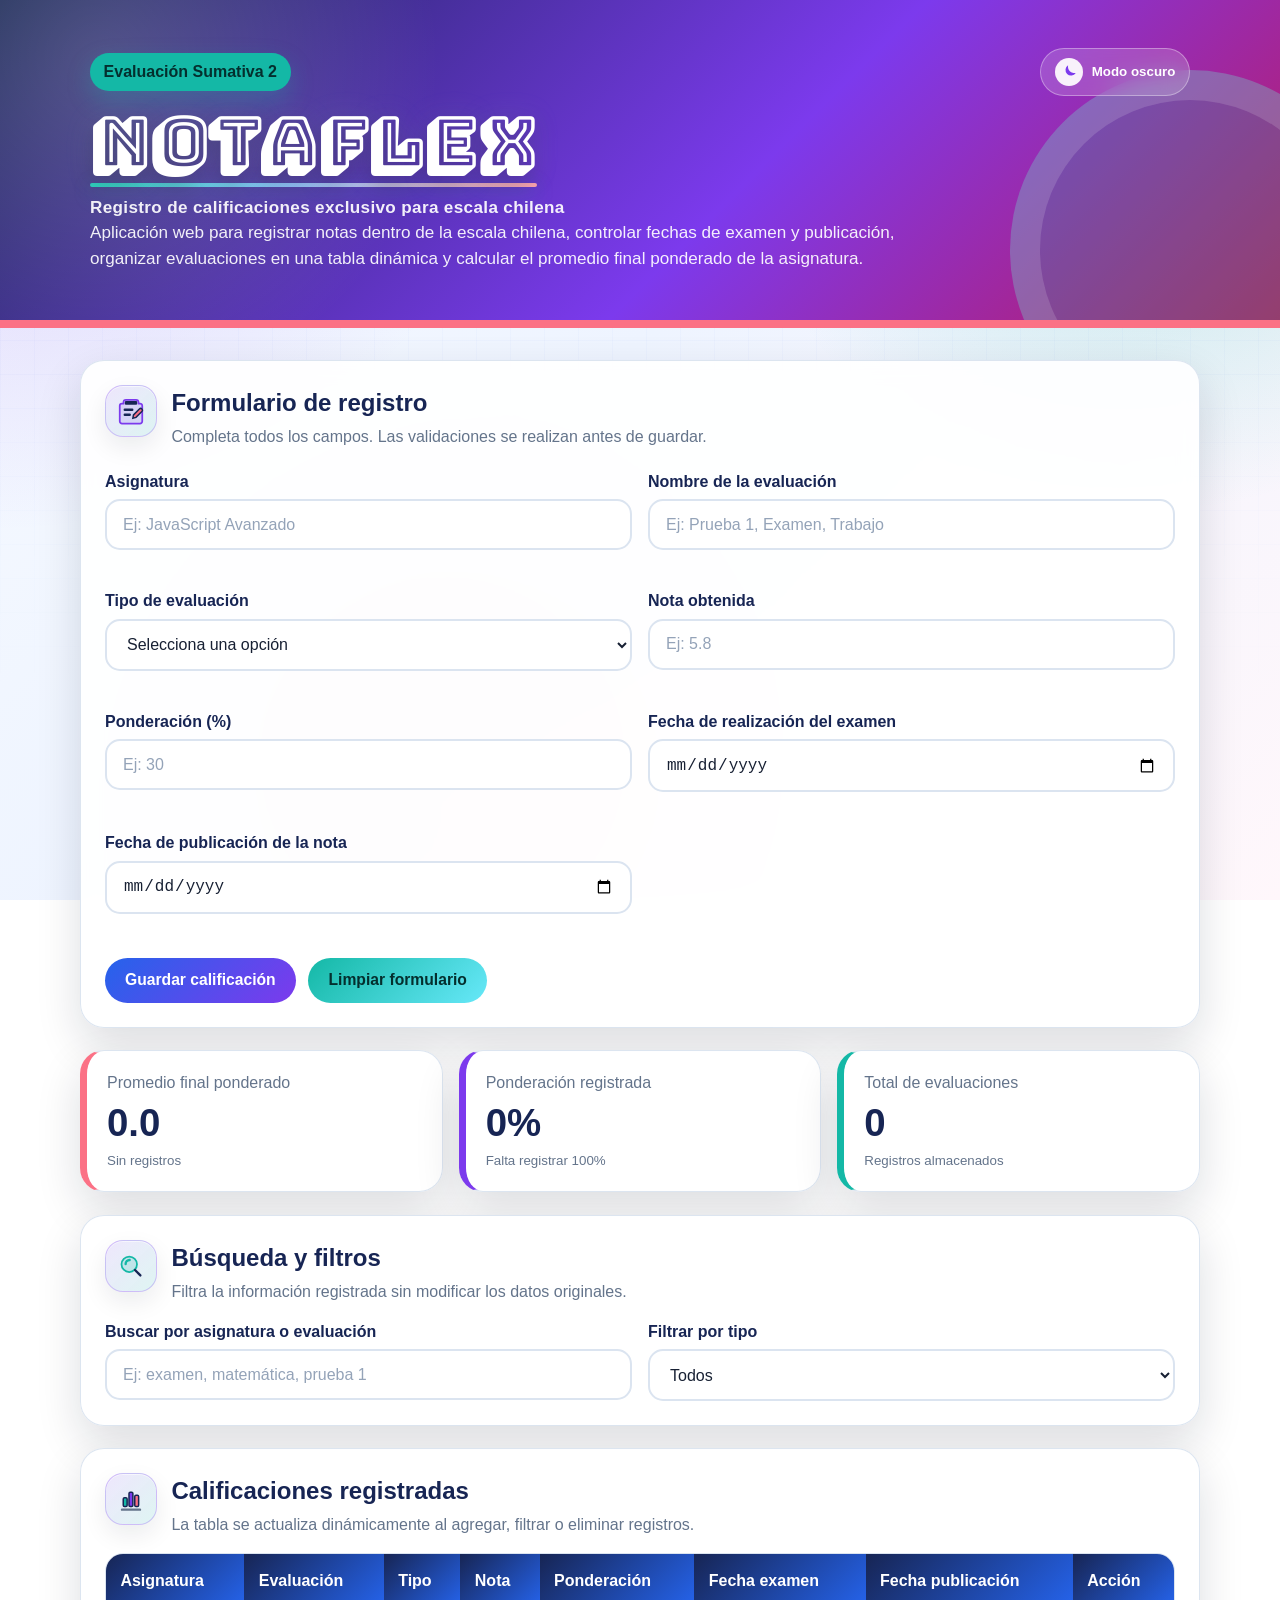
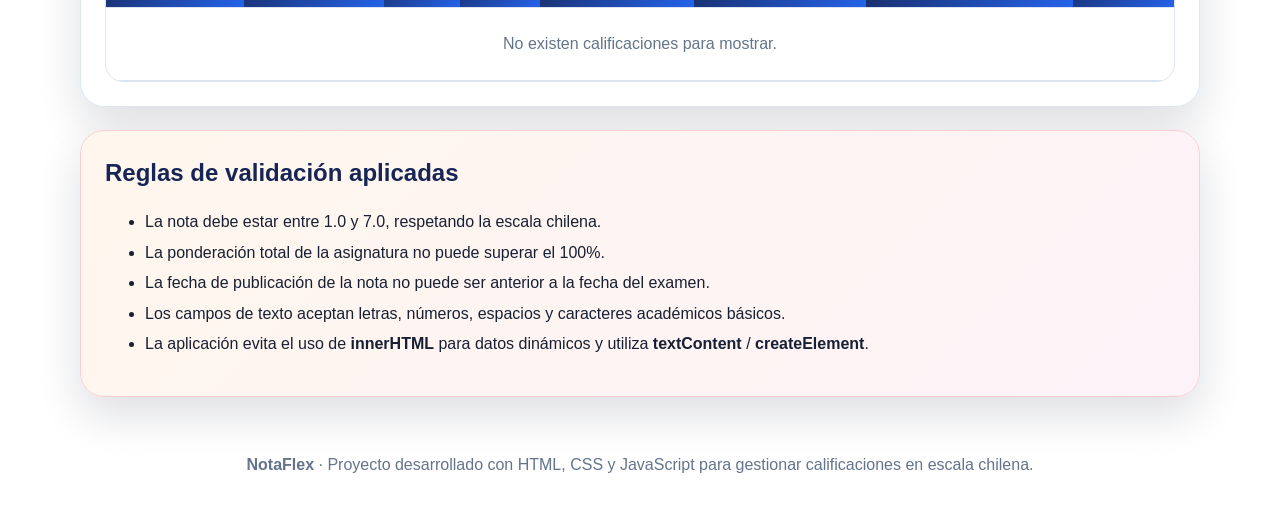
<file: index.html>
<!DOCTYPE html>
<html lang="es">
<head>
  <meta charset="UTF-8">
  <meta name="viewport" content="width=device-width, initial-scale=1.0">
  <title>NotaFlex - Registro de calificaciones en escala chilena</title>
  <link rel="preconnect" href="https://fonts.googleapis.com">
  <link rel="preconnect" href="https://fonts.gstatic.com" crossorigin>
  <link href="https://fonts.googleapis.com/css2?family=Bungee+Shade&display=swap" rel="stylesheet">
  <link rel="stylesheet" href="estilos.css">
</head>
<body>
  <header class="hero">
    <div class="hero__content">
      <div class="topbar">
        <span class="badge">Evaluación Sumativa 2</span>
        <button type="button" id="btnTema" class="theme-toggle" aria-label="Cambiar a tema oscuro" aria-pressed="false">
          <span class="theme-toggle__icon" aria-hidden="true">
            <svg viewBox="0 0 24 24" role="img">
              <path d="M21 13.2A8.6 8.6 0 0 1 10.8 3a7.4 7.4 0 1 0 10.2 10.2Z"></path>
            </svg>
          </span>
          <span id="textoTema">Modo oscuro</span>
        </button>
      </div>
      <h1 class="brand-title">NotaFlex</h1>
      <p class="hero__subtitle">Registro de calificaciones exclusivo para escala chilena</p>
      <p>
        Aplicación web para registrar notas dentro de la escala chilena, controlar fechas de examen y publicación,
        organizar evaluaciones en una tabla dinámica y calcular el promedio final ponderado de la asignatura.
      </p>
    </div>
  </header>

  <main class="container">
    <section class="card form-card" aria-labelledby="tituloFormulario">
      <div class="section-title">
        <span class="icon icon-form" aria-hidden="true">
          <svg viewBox="0 0 24 24" role="img">
            <path d="M8 3h8a2 2 0 0 1 2 2v1h1.2A1.8 1.8 0 0 1 21 7.8v12.4a1.8 1.8 0 0 1-1.8 1.8H4.8A1.8 1.8 0 0 1 3 20.2V7.8A1.8 1.8 0 0 1 4.8 6H6V5a2 2 0 0 1 2-2Z" class="svg-soft"></path>
            <path d="M8 6h8V5H8v1Zm-1 5h6m-6 4h4" class="svg-line"></path>
            <path d="m13.5 17.7.5-2.6 4.7-4.7a1.4 1.4 0 0 1 2 2L16 17.1l-2.5.6Z" class="svg-accent"></path>
          </svg>
        </span>
        <div>
          <h2 id="tituloFormulario">Formulario de registro</h2>
          <p>Completa todos los campos. Las validaciones se realizan antes de guardar.</p>
        </div>
      </div>

      <form id="formCalificacion" novalidate>
        <div class="grid-form">
          <div class="campo">
            <label for="asignatura">Asignatura</label>
            <input type="text" id="asignatura" placeholder="Ej: JavaScript Avanzado" maxlength="60" autocomplete="off">
            <span class="error-msg" id="errorAsignatura"></span>
          </div>

          <div class="campo">
            <label for="evaluacion">Nombre de la evaluación</label>
            <input type="text" id="evaluacion" placeholder="Ej: Prueba 1, Examen, Trabajo" maxlength="60" autocomplete="off">
            <span class="error-msg" id="errorEvaluacion"></span>
          </div>

          <div class="campo">
            <label for="tipoEvaluacion">Tipo de evaluación</label>
            <select id="tipoEvaluacion">
              <option value="">Selecciona una opción</option>
              <option value="Prueba">Prueba</option>
              <option value="Trabajo">Trabajo</option>
              <option value="Examen">Examen</option>
              <option value="Proyecto">Proyecto</option>
              <option value="Participación">Participación</option>
            </select>
            <span class="error-msg" id="errorTipo"></span>
          </div>

          <div class="campo">
            <label for="nota">Nota obtenida</label>
            <input type="number" id="nota" placeholder="Ej: 5.8" min="1" max="7" step="0.1">
            <span class="error-msg" id="errorNota"></span>
          </div>

          <div class="campo">
            <label for="ponderacion">Ponderación (%)</label>
            <input type="number" id="ponderacion" placeholder="Ej: 30" min="1" max="100" step="1">
            <span class="error-msg" id="errorPonderacion"></span>
          </div>

          <div class="campo">
            <label for="fechaExamen">Fecha de realización del examen</label>
            <input type="date" id="fechaExamen">
            <span class="error-msg" id="errorFechaExamen"></span>
          </div>

          <div class="campo">
            <label for="fechaPublicacion">Fecha de publicación de la nota</label>
            <input type="date" id="fechaPublicacion">
            <span class="error-msg" id="errorFechaPublicacion"></span>
          </div>
        </div>

        <div class="acciones">
          <button type="submit" class="btn btn-primary">Guardar calificación</button>
          <button type="button" id="btnLimpiar" class="btn btn-secondary">Limpiar formulario</button>
        </div>
      </form>
    </section>

    <section class="dashboard" aria-label="Resumen académico">
      <article class="summary-card">
        <span>Promedio final ponderado</span>
        <strong id="promedioFinal">0.0</strong>
        <small id="estadoPromedio">Sin registros</small>
      </article>

      <article class="summary-card">
        <span>Ponderación registrada</span>
        <strong id="ponderacionTotal">0%</strong>
        <small id="estadoPonderacion">Falta completar el 100%</small>
      </article>

      <article class="summary-card">
        <span>Total de evaluaciones</span>
        <strong id="totalEvaluaciones">0</strong>
        <small>Registros almacenados</small>
      </article>
    </section>

    <section class="card tools-card" aria-labelledby="tituloHerramientas">
      <div class="section-title compact">
        <span class="icon icon-search" aria-hidden="true">
          <svg viewBox="0 0 24 24" role="img">
            <circle cx="10.6" cy="10.6" r="6.2" class="svg-soft"></circle>
            <path d="m15.2 15.2 4.3 4.3" class="svg-line"></path>
            <path d="M7.7 10.4a3.2 3.2 0 0 1 3.2-3.2" class="svg-accent-line"></path>
          </svg>
        </span>
        <div>
          <h2 id="tituloHerramientas">Búsqueda y filtros</h2>
          <p>Filtra la información registrada sin modificar los datos originales.</p>
        </div>
      </div>

      <div class="tools-grid">
        <div class="campo">
          <label for="busqueda">Buscar por asignatura o evaluación</label>
          <input type="search" id="busqueda" placeholder="Ej: examen, matemática, prueba 1">
        </div>
        <div class="campo">
          <label for="filtroTipo">Filtrar por tipo</label>
          <select id="filtroTipo">
            <option value="Todos">Todos</option>
            <option value="Prueba">Prueba</option>
            <option value="Trabajo">Trabajo</option>
            <option value="Examen">Examen</option>
            <option value="Proyecto">Proyecto</option>
            <option value="Participación">Participación</option>
          </select>
        </div>
      </div>
    </section>

    <section class="card table-card" aria-labelledby="tituloTabla">
      <div class="section-title compact">
        <span class="icon icon-chart" aria-hidden="true">
          <svg viewBox="0 0 24 24" role="img">
            <path d="M4.8 20.5h14.4" class="svg-line"></path>
            <rect x="5.8" y="11" width="3.1" height="7" rx="1" class="svg-bar-one"></rect>
            <rect x="10.4" y="6.5" width="3.1" height="11.5" rx="1" class="svg-bar-two"></rect>
            <rect x="15" y="9" width="3.1" height="9" rx="1" class="svg-bar-three"></rect>
          </svg>
        </span>
        <div>
          <h2 id="tituloTabla">Calificaciones registradas</h2>
          <p>La tabla se actualiza dinámicamente al agregar, filtrar o eliminar registros.</p>
        </div>
      </div>

      <div class="table-wrapper">
        <table>
          <thead>
            <tr>
              <th>Asignatura</th>
              <th>Evaluación</th>
              <th>Tipo</th>
              <th>Nota</th>
              <th>Ponderación</th>
              <th>Fecha examen</th>
              <th>Fecha publicación</th>
              <th>Acción</th>
            </tr>
          </thead>
          <tbody id="tablaCalificaciones">
            <tr>
              <td colspan="8" class="empty">No existen calificaciones registradas.</td>
            </tr>
          </tbody>
        </table>
      </div>
    </section>

    <section class="card info-card">
      <h2>Reglas de validación aplicadas</h2>
      <ul>
        <li>La nota debe estar entre 1.0 y 7.0, respetando la escala chilena.</li>
        <li>La ponderación total de la asignatura no puede superar el 100%.</li>
        <li>La fecha de publicación de la nota no puede ser anterior a la fecha del examen.</li>
        <li>Los campos de texto aceptan letras, números, espacios y caracteres académicos básicos.</li>
        <li>La aplicación evita el uso de <strong>innerHTML</strong> para datos dinámicos y utiliza <strong>textContent</strong> / <strong>createElement</strong>.</li>
      </ul>
    </section>
  </main>

  <footer class="footer">
    <p><strong>NotaFlex</strong> · Proyecto desarrollado con HTML, CSS y JavaScript para gestionar calificaciones en escala chilena.</p>
  </footer>

  <script src="script.js"></script>
</body>
</html>
</file>
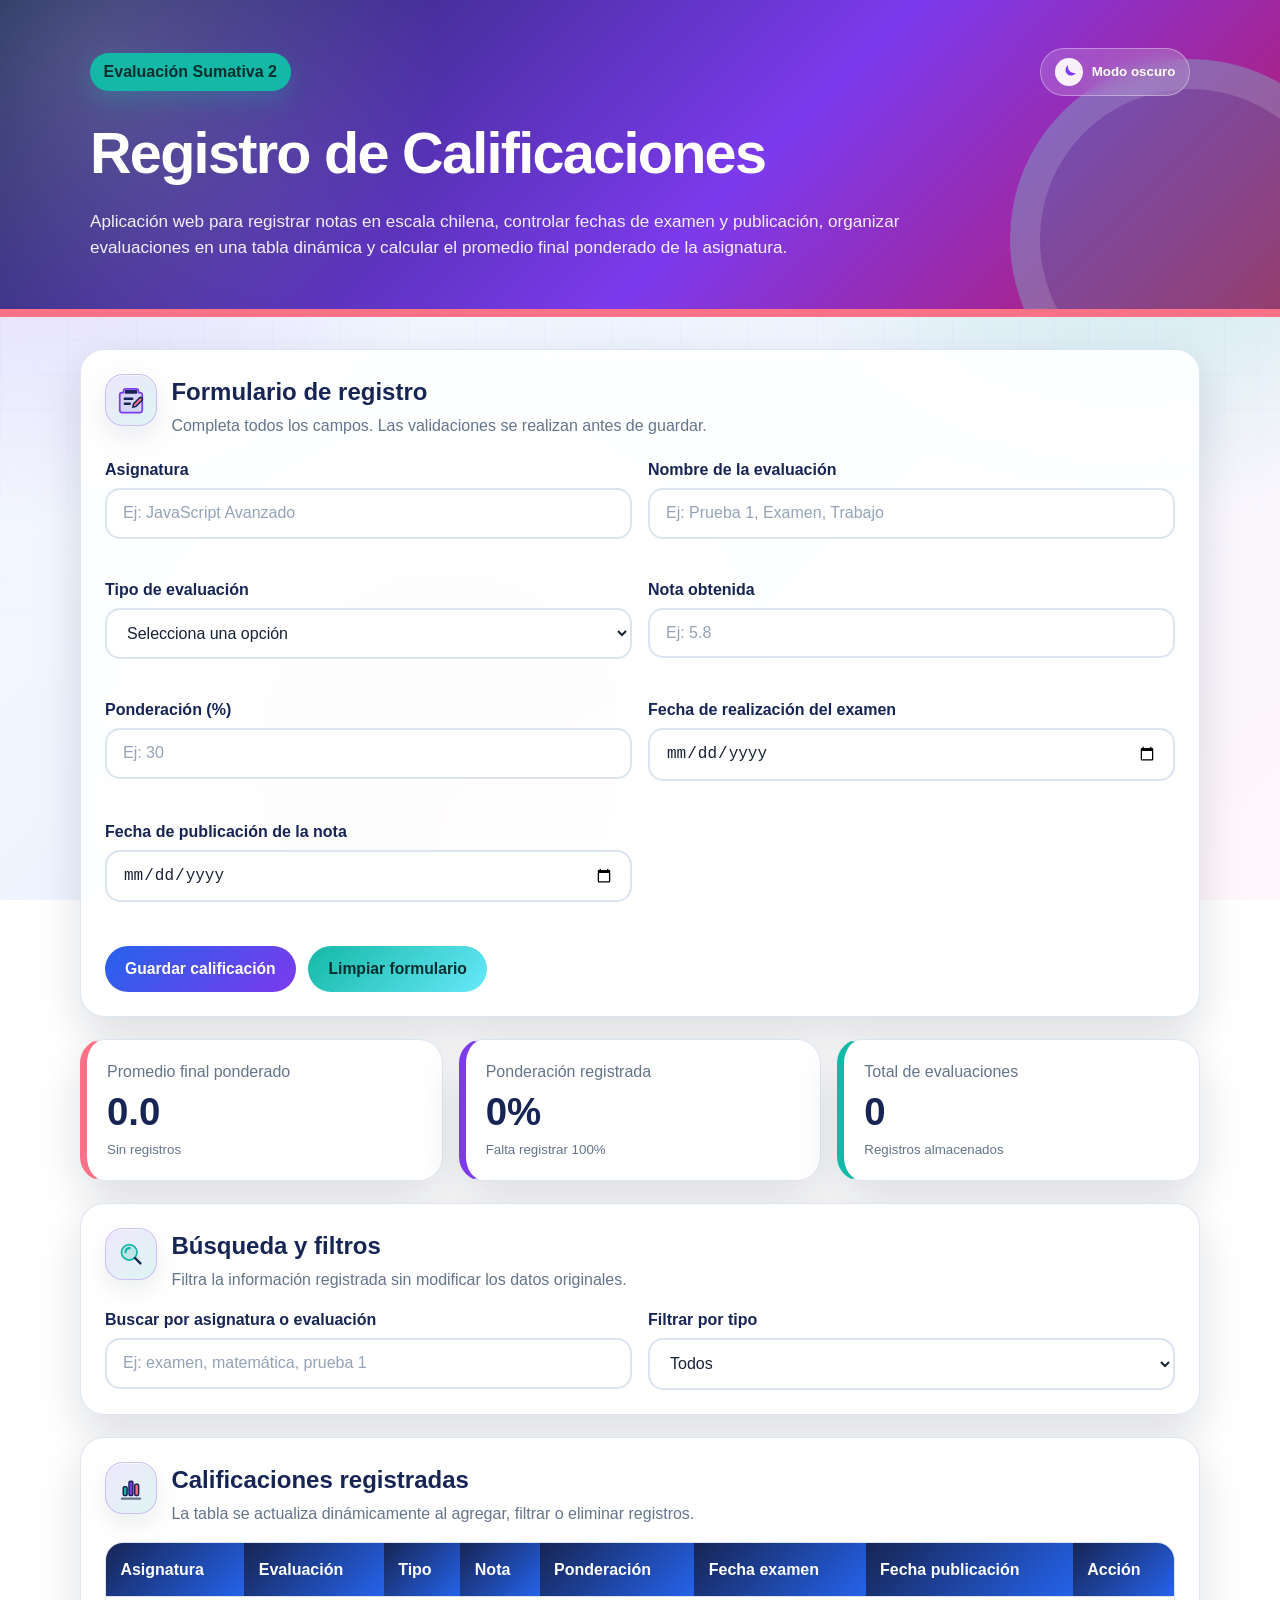
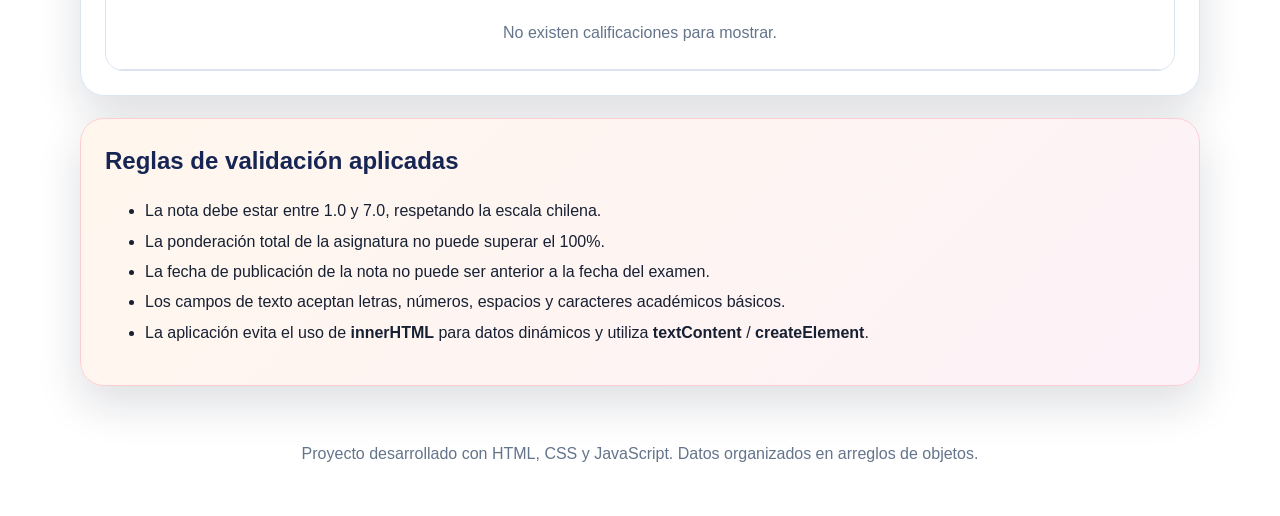
<file: 0.3 nota flex (Upgrade de Diseño)/registro_calificaciones_chile/index.html>
<!DOCTYPE html>
<html lang="es">
<head>
  <meta charset="UTF-8">
  <meta name="viewport" content="width=device-width, initial-scale=1.0">
  <title>Registro de Calificaciones - Escala Chilena</title>
  <link rel="stylesheet" href="estilos.css">
</head>
<body>
  <header class="hero">
    <div class="hero__content">
      <div class="topbar">
        <span class="badge">Evaluación Sumativa 2</span>
        <button type="button" id="btnTema" class="theme-toggle" aria-label="Cambiar a tema oscuro" aria-pressed="false">
          <span class="theme-toggle__icon" aria-hidden="true">
            <svg viewBox="0 0 24 24" role="img">
              <path d="M21 13.2A8.6 8.6 0 0 1 10.8 3a7.4 7.4 0 1 0 10.2 10.2Z"></path>
            </svg>
          </span>
          <span id="textoTema">Modo oscuro</span>
        </button>
      </div>
      <h1>Registro de Calificaciones</h1>
      <p>
        Aplicación web para registrar notas en escala chilena, controlar fechas de examen y publicación,
        organizar evaluaciones en una tabla dinámica y calcular el promedio final ponderado de la asignatura.
      </p>
    </div>
  </header>

  <main class="container">
    <section class="card form-card" aria-labelledby="tituloFormulario">
      <div class="section-title">
        <span class="icon icon-form" aria-hidden="true">
          <svg viewBox="0 0 24 24" role="img">
            <path d="M8 3h8a2 2 0 0 1 2 2v1h1.2A1.8 1.8 0 0 1 21 7.8v12.4a1.8 1.8 0 0 1-1.8 1.8H4.8A1.8 1.8 0 0 1 3 20.2V7.8A1.8 1.8 0 0 1 4.8 6H6V5a2 2 0 0 1 2-2Z" class="svg-soft"></path>
            <path d="M8 6h8V5H8v1Zm-1 5h6m-6 4h4" class="svg-line"></path>
            <path d="m13.5 17.7.5-2.6 4.7-4.7a1.4 1.4 0 0 1 2 2L16 17.1l-2.5.6Z" class="svg-accent"></path>
          </svg>
        </span>
        <div>
          <h2 id="tituloFormulario">Formulario de registro</h2>
          <p>Completa todos los campos. Las validaciones se realizan antes de guardar.</p>
        </div>
      </div>

      <form id="formCalificacion" novalidate>
        <div class="grid-form">
          <div class="campo">
            <label for="asignatura">Asignatura</label>
            <input type="text" id="asignatura" placeholder="Ej: JavaScript Avanzado" maxlength="60" autocomplete="off">
            <span class="error-msg" id="errorAsignatura"></span>
          </div>

          <div class="campo">
            <label for="evaluacion">Nombre de la evaluación</label>
            <input type="text" id="evaluacion" placeholder="Ej: Prueba 1, Examen, Trabajo" maxlength="60" autocomplete="off">
            <span class="error-msg" id="errorEvaluacion"></span>
          </div>

          <div class="campo">
            <label for="tipoEvaluacion">Tipo de evaluación</label>
            <select id="tipoEvaluacion">
              <option value="">Selecciona una opción</option>
              <option value="Prueba">Prueba</option>
              <option value="Trabajo">Trabajo</option>
              <option value="Examen">Examen</option>
              <option value="Proyecto">Proyecto</option>
              <option value="Participación">Participación</option>
            </select>
            <span class="error-msg" id="errorTipo"></span>
          </div>

          <div class="campo">
            <label for="nota">Nota obtenida</label>
            <input type="number" id="nota" placeholder="Ej: 5.8" min="1" max="7" step="0.1">
            <span class="error-msg" id="errorNota"></span>
          </div>

          <div class="campo">
            <label for="ponderacion">Ponderación (%)</label>
            <input type="number" id="ponderacion" placeholder="Ej: 30" min="1" max="100" step="1">
            <span class="error-msg" id="errorPonderacion"></span>
          </div>

          <div class="campo">
            <label for="fechaExamen">Fecha de realización del examen</label>
            <input type="date" id="fechaExamen">
            <span class="error-msg" id="errorFechaExamen"></span>
          </div>

          <div class="campo">
            <label for="fechaPublicacion">Fecha de publicación de la nota</label>
            <input type="date" id="fechaPublicacion">
            <span class="error-msg" id="errorFechaPublicacion"></span>
          </div>
        </div>

        <div class="acciones">
          <button type="submit" class="btn btn-primary">Guardar calificación</button>
          <button type="button" id="btnLimpiar" class="btn btn-secondary">Limpiar formulario</button>
        </div>
      </form>
    </section>

    <section class="dashboard" aria-label="Resumen académico">
      <article class="summary-card">
        <span>Promedio final ponderado</span>
        <strong id="promedioFinal">0.0</strong>
        <small id="estadoPromedio">Sin registros</small>
      </article>

      <article class="summary-card">
        <span>Ponderación registrada</span>
        <strong id="ponderacionTotal">0%</strong>
        <small id="estadoPonderacion">Falta completar el 100%</small>
      </article>

      <article class="summary-card">
        <span>Total de evaluaciones</span>
        <strong id="totalEvaluaciones">0</strong>
        <small>Registros almacenados</small>
      </article>
    </section>

    <section class="card tools-card" aria-labelledby="tituloHerramientas">
      <div class="section-title compact">
        <span class="icon icon-search" aria-hidden="true">
          <svg viewBox="0 0 24 24" role="img">
            <circle cx="10.6" cy="10.6" r="6.2" class="svg-soft"></circle>
            <path d="m15.2 15.2 4.3 4.3" class="svg-line"></path>
            <path d="M7.7 10.4a3.2 3.2 0 0 1 3.2-3.2" class="svg-accent-line"></path>
          </svg>
        </span>
        <div>
          <h2 id="tituloHerramientas">Búsqueda y filtros</h2>
          <p>Filtra la información registrada sin modificar los datos originales.</p>
        </div>
      </div>

      <div class="tools-grid">
        <div class="campo">
          <label for="busqueda">Buscar por asignatura o evaluación</label>
          <input type="search" id="busqueda" placeholder="Ej: examen, matemática, prueba 1">
        </div>
        <div class="campo">
          <label for="filtroTipo">Filtrar por tipo</label>
          <select id="filtroTipo">
            <option value="Todos">Todos</option>
            <option value="Prueba">Prueba</option>
            <option value="Trabajo">Trabajo</option>
            <option value="Examen">Examen</option>
            <option value="Proyecto">Proyecto</option>
            <option value="Participación">Participación</option>
          </select>
        </div>
      </div>
    </section>

    <section class="card table-card" aria-labelledby="tituloTabla">
      <div class="section-title compact">
        <span class="icon icon-chart" aria-hidden="true">
          <svg viewBox="0 0 24 24" role="img">
            <path d="M4.8 20.5h14.4" class="svg-line"></path>
            <rect x="5.8" y="11" width="3.1" height="7" rx="1" class="svg-bar-one"></rect>
            <rect x="10.4" y="6.5" width="3.1" height="11.5" rx="1" class="svg-bar-two"></rect>
            <rect x="15" y="9" width="3.1" height="9" rx="1" class="svg-bar-three"></rect>
          </svg>
        </span>
        <div>
          <h2 id="tituloTabla">Calificaciones registradas</h2>
          <p>La tabla se actualiza dinámicamente al agregar, filtrar o eliminar registros.</p>
        </div>
      </div>

      <div class="table-wrapper">
        <table>
          <thead>
            <tr>
              <th>Asignatura</th>
              <th>Evaluación</th>
              <th>Tipo</th>
              <th>Nota</th>
              <th>Ponderación</th>
              <th>Fecha examen</th>
              <th>Fecha publicación</th>
              <th>Acción</th>
            </tr>
          </thead>
          <tbody id="tablaCalificaciones">
            <tr>
              <td colspan="8" class="empty">No existen calificaciones registradas.</td>
            </tr>
          </tbody>
        </table>
      </div>
    </section>

    <section class="card info-card">
      <h2>Reglas de validación aplicadas</h2>
      <ul>
        <li>La nota debe estar entre 1.0 y 7.0, respetando la escala chilena.</li>
        <li>La ponderación total de la asignatura no puede superar el 100%.</li>
        <li>La fecha de publicación de la nota no puede ser anterior a la fecha del examen.</li>
        <li>Los campos de texto aceptan letras, números, espacios y caracteres académicos básicos.</li>
        <li>La aplicación evita el uso de <strong>innerHTML</strong> para datos dinámicos y utiliza <strong>textContent</strong> / <strong>createElement</strong>.</li>
      </ul>
    </section>
  </main>

  <footer class="footer">
    <p>Proyecto desarrollado con HTML, CSS y JavaScript. Datos organizados en arreglos de objetos.</p>
  </footer>

  <script src="script.js"></script>
</body>
</html>
</file>
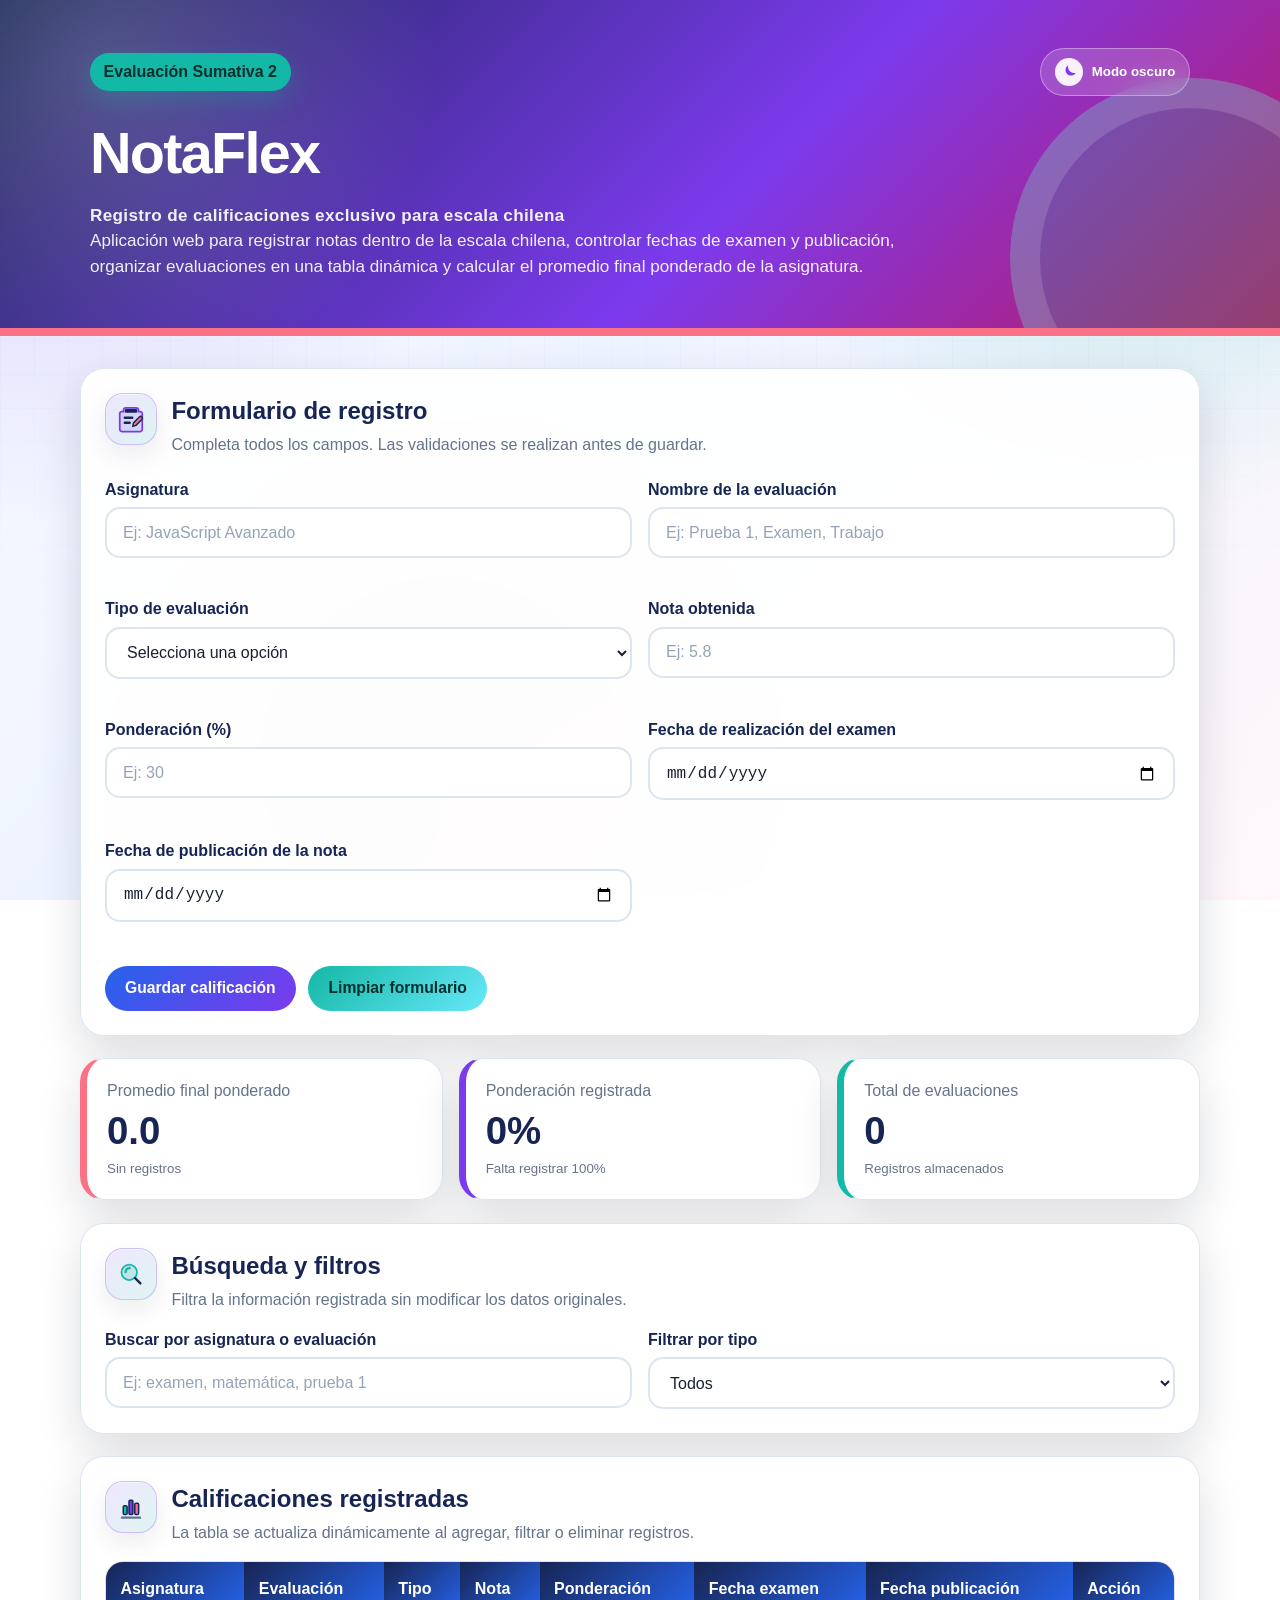
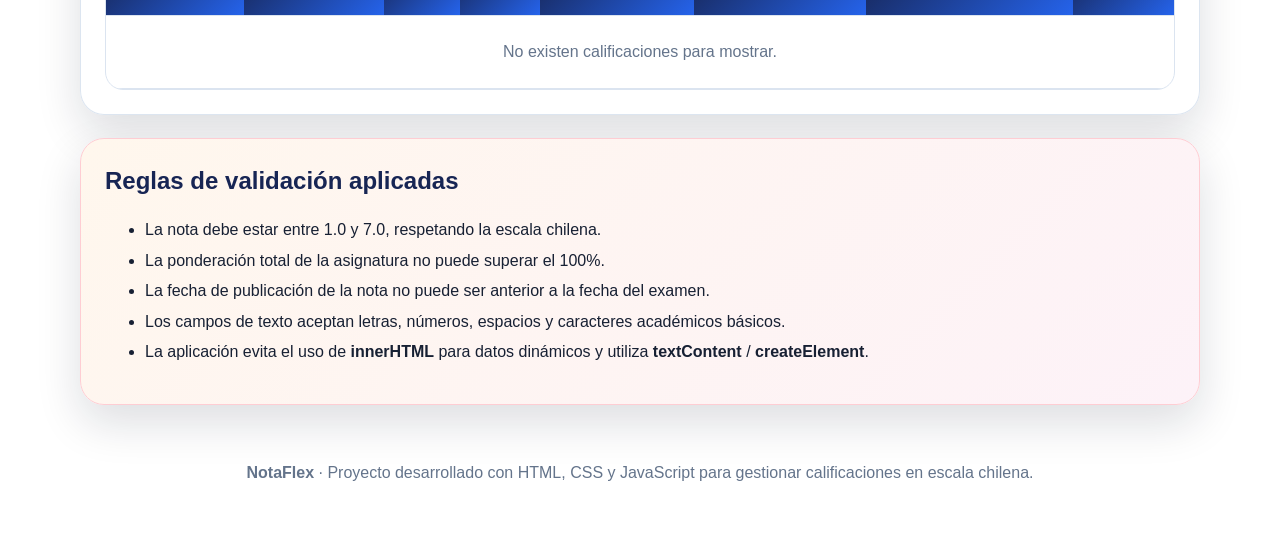
<file: 0.4 nota flex (Nombre de finitivo)/Nombre/index.html>
<!DOCTYPE html>
<html lang="es">
<head>
  <meta charset="UTF-8">
  <meta name="viewport" content="width=device-width, initial-scale=1.0">
  <title>NotaFlex - Registro de calificaciones en escala chilena</title>
  <link rel="stylesheet" href="estilos.css">
</head>
<body>
  <header class="hero">
    <div class="hero__content">
      <div class="topbar">
        <span class="badge">Evaluación Sumativa 2</span>
        <button type="button" id="btnTema" class="theme-toggle" aria-label="Cambiar a tema oscuro" aria-pressed="false">
          <span class="theme-toggle__icon" aria-hidden="true">
            <svg viewBox="0 0 24 24" role="img">
              <path d="M21 13.2A8.6 8.6 0 0 1 10.8 3a7.4 7.4 0 1 0 10.2 10.2Z"></path>
            </svg>
          </span>
          <span id="textoTema">Modo oscuro</span>
        </button>
      </div>
      <h1>NotaFlex</h1>
      <p class="hero__subtitle">Registro de calificaciones exclusivo para escala chilena</p>
      <p>
        Aplicación web para registrar notas dentro de la escala chilena, controlar fechas de examen y publicación,
        organizar evaluaciones en una tabla dinámica y calcular el promedio final ponderado de la asignatura.
      </p>
    </div>
  </header>

  <main class="container">
    <section class="card form-card" aria-labelledby="tituloFormulario">
      <div class="section-title">
        <span class="icon icon-form" aria-hidden="true">
          <svg viewBox="0 0 24 24" role="img">
            <path d="M8 3h8a2 2 0 0 1 2 2v1h1.2A1.8 1.8 0 0 1 21 7.8v12.4a1.8 1.8 0 0 1-1.8 1.8H4.8A1.8 1.8 0 0 1 3 20.2V7.8A1.8 1.8 0 0 1 4.8 6H6V5a2 2 0 0 1 2-2Z" class="svg-soft"></path>
            <path d="M8 6h8V5H8v1Zm-1 5h6m-6 4h4" class="svg-line"></path>
            <path d="m13.5 17.7.5-2.6 4.7-4.7a1.4 1.4 0 0 1 2 2L16 17.1l-2.5.6Z" class="svg-accent"></path>
          </svg>
        </span>
        <div>
          <h2 id="tituloFormulario">Formulario de registro</h2>
          <p>Completa todos los campos. Las validaciones se realizan antes de guardar.</p>
        </div>
      </div>

      <form id="formCalificacion" novalidate>
        <div class="grid-form">
          <div class="campo">
            <label for="asignatura">Asignatura</label>
            <input type="text" id="asignatura" placeholder="Ej: JavaScript Avanzado" maxlength="60" autocomplete="off">
            <span class="error-msg" id="errorAsignatura"></span>
          </div>

          <div class="campo">
            <label for="evaluacion">Nombre de la evaluación</label>
            <input type="text" id="evaluacion" placeholder="Ej: Prueba 1, Examen, Trabajo" maxlength="60" autocomplete="off">
            <span class="error-msg" id="errorEvaluacion"></span>
          </div>

          <div class="campo">
            <label for="tipoEvaluacion">Tipo de evaluación</label>
            <select id="tipoEvaluacion">
              <option value="">Selecciona una opción</option>
              <option value="Prueba">Prueba</option>
              <option value="Trabajo">Trabajo</option>
              <option value="Examen">Examen</option>
              <option value="Proyecto">Proyecto</option>
              <option value="Participación">Participación</option>
            </select>
            <span class="error-msg" id="errorTipo"></span>
          </div>

          <div class="campo">
            <label for="nota">Nota obtenida</label>
            <input type="number" id="nota" placeholder="Ej: 5.8" min="1" max="7" step="0.1">
            <span class="error-msg" id="errorNota"></span>
          </div>

          <div class="campo">
            <label for="ponderacion">Ponderación (%)</label>
            <input type="number" id="ponderacion" placeholder="Ej: 30" min="1" max="100" step="1">
            <span class="error-msg" id="errorPonderacion"></span>
          </div>

          <div class="campo">
            <label for="fechaExamen">Fecha de realización del examen</label>
            <input type="date" id="fechaExamen">
            <span class="error-msg" id="errorFechaExamen"></span>
          </div>

          <div class="campo">
            <label for="fechaPublicacion">Fecha de publicación de la nota</label>
            <input type="date" id="fechaPublicacion">
            <span class="error-msg" id="errorFechaPublicacion"></span>
          </div>
        </div>

        <div class="acciones">
          <button type="submit" class="btn btn-primary">Guardar calificación</button>
          <button type="button" id="btnLimpiar" class="btn btn-secondary">Limpiar formulario</button>
        </div>
      </form>
    </section>

    <section class="dashboard" aria-label="Resumen académico">
      <article class="summary-card">
        <span>Promedio final ponderado</span>
        <strong id="promedioFinal">0.0</strong>
        <small id="estadoPromedio">Sin registros</small>
      </article>

      <article class="summary-card">
        <span>Ponderación registrada</span>
        <strong id="ponderacionTotal">0%</strong>
        <small id="estadoPonderacion">Falta completar el 100%</small>
      </article>

      <article class="summary-card">
        <span>Total de evaluaciones</span>
        <strong id="totalEvaluaciones">0</strong>
        <small>Registros almacenados</small>
      </article>
    </section>

    <section class="card tools-card" aria-labelledby="tituloHerramientas">
      <div class="section-title compact">
        <span class="icon icon-search" aria-hidden="true">
          <svg viewBox="0 0 24 24" role="img">
            <circle cx="10.6" cy="10.6" r="6.2" class="svg-soft"></circle>
            <path d="m15.2 15.2 4.3 4.3" class="svg-line"></path>
            <path d="M7.7 10.4a3.2 3.2 0 0 1 3.2-3.2" class="svg-accent-line"></path>
          </svg>
        </span>
        <div>
          <h2 id="tituloHerramientas">Búsqueda y filtros</h2>
          <p>Filtra la información registrada sin modificar los datos originales.</p>
        </div>
      </div>

      <div class="tools-grid">
        <div class="campo">
          <label for="busqueda">Buscar por asignatura o evaluación</label>
          <input type="search" id="busqueda" placeholder="Ej: examen, matemática, prueba 1">
        </div>
        <div class="campo">
          <label for="filtroTipo">Filtrar por tipo</label>
          <select id="filtroTipo">
            <option value="Todos">Todos</option>
            <option value="Prueba">Prueba</option>
            <option value="Trabajo">Trabajo</option>
            <option value="Examen">Examen</option>
            <option value="Proyecto">Proyecto</option>
            <option value="Participación">Participación</option>
          </select>
        </div>
      </div>
    </section>

    <section class="card table-card" aria-labelledby="tituloTabla">
      <div class="section-title compact">
        <span class="icon icon-chart" aria-hidden="true">
          <svg viewBox="0 0 24 24" role="img">
            <path d="M4.8 20.5h14.4" class="svg-line"></path>
            <rect x="5.8" y="11" width="3.1" height="7" rx="1" class="svg-bar-one"></rect>
            <rect x="10.4" y="6.5" width="3.1" height="11.5" rx="1" class="svg-bar-two"></rect>
            <rect x="15" y="9" width="3.1" height="9" rx="1" class="svg-bar-three"></rect>
          </svg>
        </span>
        <div>
          <h2 id="tituloTabla">Calificaciones registradas</h2>
          <p>La tabla se actualiza dinámicamente al agregar, filtrar o eliminar registros.</p>
        </div>
      </div>

      <div class="table-wrapper">
        <table>
          <thead>
            <tr>
              <th>Asignatura</th>
              <th>Evaluación</th>
              <th>Tipo</th>
              <th>Nota</th>
              <th>Ponderación</th>
              <th>Fecha examen</th>
              <th>Fecha publicación</th>
              <th>Acción</th>
            </tr>
          </thead>
          <tbody id="tablaCalificaciones">
            <tr>
              <td colspan="8" class="empty">No existen calificaciones registradas.</td>
            </tr>
          </tbody>
        </table>
      </div>
    </section>

    <section class="card info-card">
      <h2>Reglas de validación aplicadas</h2>
      <ul>
        <li>La nota debe estar entre 1.0 y 7.0, respetando la escala chilena.</li>
        <li>La ponderación total de la asignatura no puede superar el 100%.</li>
        <li>La fecha de publicación de la nota no puede ser anterior a la fecha del examen.</li>
        <li>Los campos de texto aceptan letras, números, espacios y caracteres académicos básicos.</li>
        <li>La aplicación evita el uso de <strong>innerHTML</strong> para datos dinámicos y utiliza <strong>textContent</strong> / <strong>createElement</strong>.</li>
      </ul>
    </section>
  </main>

  <footer class="footer">
    <p><strong>NotaFlex</strong> · Proyecto desarrollado con HTML, CSS y JavaScript para gestionar calificaciones en escala chilena.</p>
  </footer>

  <script src="script.js"></script>
</body>
</html>
</file>
<file: estilos.css>
:root {
  --azul-noche: #172554;
  --azul: #2563eb;
  --celeste: #dbeafe;
  --lila: #7c3aed;
  --lila-suave: #f3e8ff;
  --coral: #fb7185;
  --coral-suave: #ffe4e6;
  --turquesa: #14b8a6;
  --turquesa-suave: #ccfbf1;
  --gris: #64748b;
  --gris-claro: #f8fafc;
  --blanco: #ffffff;
  --rojo: #dc2626;
  --borde: #dbe4f0;
  --sombra: 0 18px 45px rgba(15, 23, 42, 0.14);
  --texto: #172033;
  --card-bg: rgba(255, 255, 255, 0.92);
  --body-grid: rgba(37, 99, 235, 0.06);
  --input-bg: #ffffff;
  --hero-extra: #be185d;
}

body[data-theme="oscuro"] {
  --azul-noche: #dbeafe;
  --azul: #60a5fa;
  --celeste: rgba(30, 64, 175, 0.38);
  --lila: #a78bfa;
  --lila-suave: rgba(91, 33, 182, 0.34);
  --coral: #fb7185;
  --coral-suave: rgba(190, 18, 60, 0.28);
  --turquesa: #2dd4bf;
  --turquesa-suave: rgba(20, 184, 166, 0.18);
  --gris: #cbd5e1;
  --gris-claro: rgba(30, 41, 59, 0.72);
  --blanco: #f8fafc;
  --rojo: #fca5a5;
  --borde: rgba(148, 163, 184, 0.34);
  --sombra: 0 22px 55px rgba(0, 0, 0, 0.38);
  --texto: #e5eefb;
  --card-bg: rgba(15, 23, 42, 0.84);
  --body-grid: rgba(125, 211, 252, 0.08);
  --input-bg: rgba(15, 23, 42, 0.74);
  --hero-extra: #4338ca;
}

* {
  box-sizing: border-box;
}

body {
  margin: 0;
  font-family: Arial, Helvetica, sans-serif;
  color: var(--texto);
  line-height: 1.5;
  min-height: 100vh;
  background:
    radial-gradient(circle at top left, rgba(124, 58, 237, 0.25), transparent 34%),
    radial-gradient(circle at 90% 10%, rgba(20, 184, 166, 0.26), transparent 30%),
    radial-gradient(circle at 35% 85%, rgba(251, 113, 133, 0.20), transparent 32%),
    linear-gradient(135deg, #f8fbff 0%, #eef4ff 45%, #fff7fb 100%);
  background-attachment: fixed;
}

body[data-theme="oscuro"] {
  background:
    radial-gradient(circle at top left, rgba(124, 58, 237, 0.32), transparent 34%),
    radial-gradient(circle at 90% 10%, rgba(20, 184, 166, 0.22), transparent 30%),
    radial-gradient(circle at 35% 85%, rgba(251, 113, 133, 0.17), transparent 32%),
    linear-gradient(135deg, #020617 0%, #111827 44%, #1e1b4b 100%);
  background-attachment: fixed;
}

body::before {
  content: "";
  position: fixed;
  inset: 0;
  pointer-events: none;
  background-image:
    linear-gradient(var(--body-grid) 1px, transparent 1px),
    linear-gradient(90deg, var(--body-grid) 1px, transparent 1px);
  background-size: 34px 34px;
  mask-image: linear-gradient(to bottom, rgba(0, 0, 0, 0.8), transparent 78%);
}

.hero {
  position: relative;
  overflow: hidden;
  background:
    radial-gradient(circle at 8% 20%, rgba(255, 255, 255, 0.20), transparent 28%),
    linear-gradient(135deg, #172554, #7c3aed 58%, var(--hero-extra));
  color: var(--blanco);
  padding: 3rem 1rem;
  border-bottom: 8px solid var(--coral);
}

.hero::after {
  content: "";
  position: absolute;
  right: -90px;
  bottom: -110px;
  width: 300px;
  height: 300px;
  border-radius: 50%;
  background: rgba(20, 184, 166, 0.24);
  border: 30px solid rgba(255, 255, 255, 0.14);
}

.hero__content {
  position: relative;
  z-index: 1;
  max-width: 1100px;
  margin: 0 auto;
}

.topbar {
  display: flex;
  align-items: center;
  justify-content: space-between;
  gap: 1rem;
  flex-wrap: wrap;
  margin-bottom: 0.9rem;
}

.badge {
  display: inline-block;
  background: var(--turquesa);
  color: #042f2e;
  font-weight: 800;
  padding: 0.45rem 0.85rem;
  border-radius: 999px;
  margin-bottom: 0;
  box-shadow: 0 10px 24px rgba(20, 184, 166, 0.25);
}

.theme-toggle {
  display: inline-flex;
  align-items: center;
  gap: 0.55rem;
  border: 1px solid rgba(255, 255, 255, 0.35);
  border-radius: 999px;
  padding: 0.55rem 0.85rem;
  background: rgba(255, 255, 255, 0.16);
  color: #ffffff;
  font-weight: 800;
  cursor: pointer;
  backdrop-filter: blur(12px);
  transition: transform 0.2s ease, background 0.2s ease, box-shadow 0.2s ease;
}

.theme-toggle:hover {
  transform: translateY(-2px);
  background: rgba(255, 255, 255, 0.24);
  box-shadow: 0 12px 26px rgba(0, 0, 0, 0.18);
}

.theme-toggle__icon {
  display: grid;
  place-items: center;
  width: 28px;
  height: 28px;
  border-radius: 50%;
  background: rgba(255, 255, 255, 0.92);
}

.theme-toggle svg {
  width: 18px;
  height: 18px;
  fill: #7c3aed;
}

h1,
h2,
p {
  margin-top: 0;
}

h1 {
  font-size: clamp(2rem, 5vw, 3.6rem);
  margin-bottom: 0.8rem;
  letter-spacing: -0.03em;
}

.brand-title {
  display: inline-block;
  font-family: "Bungee Shade", Arial, Helvetica, sans-serif;
  font-size: clamp(2.2rem, 6vw, 4.2rem);
  line-height: 1;
  letter-spacing: 0.04em;
  margin-bottom: 0.9rem;
  padding-right: 0.18em;
  color: #ffffff;
  text-shadow: 0 8px 22px rgba(0, 0, 0, 0.28), 0 0 28px rgba(191, 219, 254, 0.18);
}

.brand-title::after {
  content: "";
  display: block;
  width: 100%;
  height: 4px;
  margin-top: 0.35rem;
  border-radius: 999px;
  background: linear-gradient(90deg, #2dd4bf 0%, #93c5fd 45%, #fda4af 100%);
  box-shadow: 0 6px 20px rgba(45, 212, 191, 0.35);
}

.hero p {
  max-width: 850px;
  font-size: 1.07rem;
  margin-bottom: 0;
  color: rgba(255, 255, 255, 0.92);
}

.container {
  position: relative;
  z-index: 1;
  width: min(1120px, calc(100% - 2rem));
  margin: 2rem auto;
}

.card,
.summary-card {
  background: var(--card-bg);
  border: 1px solid rgba(219, 228, 240, 0.95);
  border-radius: 24px;
  box-shadow: var(--sombra);
  backdrop-filter: blur(10px);
}

.card {
  padding: 1.5rem;
  margin-bottom: 1.4rem;
}

.section-title {
  display: flex;
  align-items: flex-start;
  gap: 0.9rem;
  margin-bottom: 1.3rem;
}

.section-title.compact {
  margin-bottom: 1rem;
}

.section-title h2 {
  margin-bottom: 0.25rem;
  color: var(--azul-noche);
}

.section-title p {
  color: var(--gris);
  margin-bottom: 0;
}

.icon {
  display: grid;
  place-items: center;
  min-width: 52px;
  height: 52px;
  border-radius: 18px;
  background: linear-gradient(135deg, rgba(124, 58, 237, 0.12), rgba(20, 184, 166, 0.14));
  border: 1px solid rgba(124, 58, 237, 0.26);
  box-shadow: inset 0 1px 0 rgba(255, 255, 255, 0.55), 0 10px 24px rgba(15, 23, 42, 0.08);
}

.icon svg {
  width: 30px;
  height: 30px;
  fill: none;
}

.svg-soft {
  fill: rgba(124, 58, 237, 0.15);
  stroke: #7c3aed;
  stroke-width: 1.4;
}

.svg-line,
.svg-accent-line {
  stroke: #172554;
  stroke-width: 1.9;
  stroke-linecap: round;
  stroke-linejoin: round;
}

.svg-accent-line {
  stroke: var(--turquesa);
}

.svg-accent,
.svg-bar-one,
.svg-bar-two,
.svg-bar-three {
  stroke: #172554;
  stroke-width: 1.2;
}

.svg-accent {
  fill: var(--coral);
}

.svg-bar-one {
  fill: var(--turquesa);
}

.svg-bar-two {
  fill: var(--lila);
}

.svg-bar-three {
  fill: var(--coral);
}

.icon-search .svg-soft {
  fill: rgba(20, 184, 166, 0.18);
  stroke: var(--turquesa);
}

.icon-chart .svg-line {
  stroke: var(--gris);
}

body[data-theme="oscuro"] .icon {
  background: linear-gradient(135deg, rgba(96, 165, 250, 0.16), rgba(167, 139, 250, 0.16));
  border-color: rgba(125, 211, 252, 0.28);
}

body[data-theme="oscuro"] .svg-line,
body[data-theme="oscuro"] .svg-accent,
body[data-theme="oscuro"] .svg-bar-one,
body[data-theme="oscuro"] .svg-bar-two,
body[data-theme="oscuro"] .svg-bar-three {
  stroke: #e5eefb;
}

.grid-form,
.tools-grid {
  display: grid;
  grid-template-columns: repeat(2, minmax(0, 1fr));
  gap: 1rem;
}

.campo {
  display: flex;
  flex-direction: column;
  gap: 0.35rem;
}

label {
  font-weight: 800;
  color: var(--azul-noche);
}

input,
select {
  width: 100%;
  border: 2px solid var(--borde);
  border-radius: 15px;
  padding: 0.9rem 1rem;
  font-size: 1rem;
  background: var(--input-bg);
  color: var(--texto);
  outline: none;
  transition: border 0.2s ease, box-shadow 0.2s ease, background 0.2s ease, transform 0.2s ease;
}

input::placeholder {
  color: #94a3b8;
}

select option {
  color: #172033;
}

body[data-theme="oscuro"] select option {
  color: #e5eefb;
  background: #0f172a;
}

input:focus,
select:focus {
  border-color: var(--lila);
  box-shadow: 0 0 0 4px rgba(124, 58, 237, 0.14);
  transform: translateY(-1px);
}

input.valido,
select.valido {
  border-color: var(--turquesa);
  background: var(--turquesa-suave);
}

input.invalido,
select.invalido {
  border-color: var(--rojo);
  background: #fff1f2;
}

.error-msg {
  min-height: 1.1rem;
  color: var(--rojo);
  font-size: 0.86rem;
  font-weight: 800;
}

.acciones {
  display: flex;
  flex-wrap: wrap;
  gap: 0.8rem;
  margin-top: 1.3rem;
}

.btn {
  border: none;
  border-radius: 999px;
  padding: 0.85rem 1.25rem;
  font-weight: 800;
  font-size: 0.98rem;
  cursor: pointer;
  transition: transform 0.2s ease, box-shadow 0.2s ease, opacity 0.2s ease;
}

.btn:hover {
  transform: translateY(-2px);
  box-shadow: 0 10px 22px rgba(15, 23, 42, 0.18);
}

.btn-primary {
  background: linear-gradient(135deg, var(--azul), var(--lila));
  color: var(--blanco);
}

.btn-secondary {
  background: linear-gradient(135deg, var(--turquesa), #67e8f9);
  color: #042f2e;
}

.btn-danger {
  background: var(--coral-suave);
  color: #be123c;
  border: 1px solid #fda4af;
  padding: 0.55rem 0.85rem;
}

.dashboard {
  display: grid;
  grid-template-columns: repeat(3, minmax(0, 1fr));
  gap: 1rem;
  margin-bottom: 1.4rem;
}

.summary-card {
  padding: 1.25rem;
  border-left: 7px solid var(--coral);
}

.summary-card:nth-child(2) {
  border-left-color: var(--lila);
}

.summary-card:nth-child(3) {
  border-left-color: var(--turquesa);
}

.summary-card span,
.summary-card small {
  display: block;
  color: var(--gris);
}

.summary-card strong {
  display: block;
  color: var(--azul-noche);
  font-size: 2.4rem;
  line-height: 1;
  margin: 0.55rem 0;
}

.table-wrapper {
  overflow-x: auto;
  border-radius: 18px;
  border: 1px solid var(--borde);
}

table {
  width: 100%;
  border-collapse: collapse;
  min-width: 900px;
}

th,
td {
  padding: 0.9rem;
  text-align: left;
  border-bottom: 1px solid var(--borde);
}

th {
  background: linear-gradient(135deg, var(--azul-noche), var(--azul));
  color: var(--blanco);
}

tbody tr:nth-child(even) {
  background: var(--gris-claro);
}

tbody tr:hover {
  background: var(--celeste);
}

.empty {
  text-align: center;
  color: var(--gris);
  padding: 1.5rem;
}

.nota-aprobada {
  color: #0f766e;
  font-weight: 800;
}

.nota-reprobada {
  color: var(--rojo);
  font-weight: 800;
}

.info-card {
  background: linear-gradient(135deg, #fff7ed, #fdf2f8);
  border-color: #fecdd3;
}

.info-card h2 {
  color: var(--azul-noche);
}

.info-card li {
  margin-bottom: 0.4rem;
}

.footer {
  text-align: center;
  color: var(--gris);
  padding: 1.5rem 1rem 2rem;
}

@media (max-width: 820px) {
  .grid-form,
  .tools-grid,
  .dashboard {
    grid-template-columns: 1fr;
  }

  .hero {
    padding: 2rem 1rem;
  }

  .section-title {
    flex-direction: column;
  }

  .acciones {
    flex-direction: column;
  }

  .btn {
    width: 100%;
  }
}


body[data-theme="oscuro"] .info-card {
  background: linear-gradient(135deg, rgba(30, 41, 59, 0.88), rgba(49, 46, 129, 0.52));
  border-color: rgba(251, 113, 133, 0.28);
}

body[data-theme="oscuro"] tbody tr:hover {
  background: rgba(37, 99, 235, 0.22);
}

body[data-theme="oscuro"] .empty,
body[data-theme="oscuro"] .footer {
  color: #cbd5e1;
}

body[data-theme="oscuro"] input.valido,
body[data-theme="oscuro"] select.valido {
  background: rgba(20, 184, 166, 0.16);
}

body[data-theme="oscuro"] input.invalido,
body[data-theme="oscuro"] select.invalido {
  background: rgba(190, 18, 60, 0.18);
}

/* Mejora puntual de legibilidad: sección "Calificaciones registradas" en modo oscuro */
body[data-theme="oscuro"] .table-card {
  background: rgba(10, 18, 36, 0.94);
  border-color: rgba(191, 219, 254, 0.72);
  box-shadow: 0 24px 58px rgba(0, 0, 0, 0.42);
}

body[data-theme="oscuro"] .table-card .section-title h2 {
  color: #f8fafc;
}

body[data-theme="oscuro"] .table-card .section-title p {
  color: #dbeafe;
}

body[data-theme="oscuro"] .table-card .table-wrapper {
  border-color: rgba(147, 197, 253, 0.62);
  background: rgba(15, 23, 42, 0.92);
}

body[data-theme="oscuro"] .table-card th {
  background: linear-gradient(135deg, #1e3a8a, #4338ca);
  color: #ffffff;
  border-bottom: 1px solid rgba(219, 234, 254, 0.35);
  text-shadow: 0 1px 2px rgba(0, 0, 0, 0.28);
}

body[data-theme="oscuro"] .table-card td {
  color: #eaf2ff;
  border-bottom-color: rgba(148, 163, 184, 0.28);
}

body[data-theme="oscuro"] .table-card tbody tr:nth-child(even) {
  background: rgba(30, 41, 59, 0.72);
}

body[data-theme="oscuro"] .table-card tbody tr:hover {
  background: rgba(59, 130, 246, 0.24);
}

body[data-theme="oscuro"] .table-card .empty {
  color: #dbeafe;
  font-weight: 700;
}

/* Aclaración visual del nombre de la página */
.hero__subtitle {
  margin: -0.4rem 0 1rem;
  font-size: clamp(1rem, 2vw, 1.2rem);
  font-weight: 700;
  letter-spacing: 0.02em;
  color: var(--accent);
}

body[data-theme="oscuro"] .hero__subtitle {
  color: #9ee7ff;
}
</file>
<file: 0.3 nota flex (Upgrade de Diseño)/registro_calificaciones_chile/estilos.css>
:root {
  --azul-noche: #172554;
  --azul: #2563eb;
  --celeste: #dbeafe;
  --lila: #7c3aed;
  --lila-suave: #f3e8ff;
  --coral: #fb7185;
  --coral-suave: #ffe4e6;
  --turquesa: #14b8a6;
  --turquesa-suave: #ccfbf1;
  --gris: #64748b;
  --gris-claro: #f8fafc;
  --blanco: #ffffff;
  --rojo: #dc2626;
  --borde: #dbe4f0;
  --sombra: 0 18px 45px rgba(15, 23, 42, 0.14);
  --texto: #172033;
  --card-bg: rgba(255, 255, 255, 0.92);
  --body-grid: rgba(37, 99, 235, 0.06);
  --input-bg: #ffffff;
  --hero-extra: #be185d;
}

body[data-theme="oscuro"] {
  --azul-noche: #dbeafe;
  --azul: #60a5fa;
  --celeste: rgba(30, 64, 175, 0.38);
  --lila: #a78bfa;
  --lila-suave: rgba(91, 33, 182, 0.34);
  --coral: #fb7185;
  --coral-suave: rgba(190, 18, 60, 0.28);
  --turquesa: #2dd4bf;
  --turquesa-suave: rgba(20, 184, 166, 0.18);
  --gris: #cbd5e1;
  --gris-claro: rgba(30, 41, 59, 0.72);
  --blanco: #f8fafc;
  --rojo: #fca5a5;
  --borde: rgba(148, 163, 184, 0.34);
  --sombra: 0 22px 55px rgba(0, 0, 0, 0.38);
  --texto: #e5eefb;
  --card-bg: rgba(15, 23, 42, 0.84);
  --body-grid: rgba(125, 211, 252, 0.08);
  --input-bg: rgba(15, 23, 42, 0.74);
  --hero-extra: #4338ca;
}

* {
  box-sizing: border-box;
}

body {
  margin: 0;
  font-family: Arial, Helvetica, sans-serif;
  color: var(--texto);
  line-height: 1.5;
  min-height: 100vh;
  background:
    radial-gradient(circle at top left, rgba(124, 58, 237, 0.25), transparent 34%),
    radial-gradient(circle at 90% 10%, rgba(20, 184, 166, 0.26), transparent 30%),
    radial-gradient(circle at 35% 85%, rgba(251, 113, 133, 0.20), transparent 32%),
    linear-gradient(135deg, #f8fbff 0%, #eef4ff 45%, #fff7fb 100%);
  background-attachment: fixed;
}

body[data-theme="oscuro"] {
  background:
    radial-gradient(circle at top left, rgba(124, 58, 237, 0.32), transparent 34%),
    radial-gradient(circle at 90% 10%, rgba(20, 184, 166, 0.22), transparent 30%),
    radial-gradient(circle at 35% 85%, rgba(251, 113, 133, 0.17), transparent 32%),
    linear-gradient(135deg, #020617 0%, #111827 44%, #1e1b4b 100%);
  background-attachment: fixed;
}

body::before {
  content: "";
  position: fixed;
  inset: 0;
  pointer-events: none;
  background-image:
    linear-gradient(var(--body-grid) 1px, transparent 1px),
    linear-gradient(90deg, var(--body-grid) 1px, transparent 1px);
  background-size: 34px 34px;
  mask-image: linear-gradient(to bottom, rgba(0, 0, 0, 0.8), transparent 78%);
}

.hero {
  position: relative;
  overflow: hidden;
  background:
    radial-gradient(circle at 8% 20%, rgba(255, 255, 255, 0.20), transparent 28%),
    linear-gradient(135deg, #172554, #7c3aed 58%, var(--hero-extra));
  color: var(--blanco);
  padding: 3rem 1rem;
  border-bottom: 8px solid var(--coral);
}

.hero::after {
  content: "";
  position: absolute;
  right: -90px;
  bottom: -110px;
  width: 300px;
  height: 300px;
  border-radius: 50%;
  background: rgba(20, 184, 166, 0.24);
  border: 30px solid rgba(255, 255, 255, 0.14);
}

.hero__content {
  position: relative;
  z-index: 1;
  max-width: 1100px;
  margin: 0 auto;
}

.topbar {
  display: flex;
  align-items: center;
  justify-content: space-between;
  gap: 1rem;
  flex-wrap: wrap;
  margin-bottom: 0.9rem;
}

.badge {
  display: inline-block;
  background: var(--turquesa);
  color: #042f2e;
  font-weight: 800;
  padding: 0.45rem 0.85rem;
  border-radius: 999px;
  margin-bottom: 0;
  box-shadow: 0 10px 24px rgba(20, 184, 166, 0.25);
}

.theme-toggle {
  display: inline-flex;
  align-items: center;
  gap: 0.55rem;
  border: 1px solid rgba(255, 255, 255, 0.35);
  border-radius: 999px;
  padding: 0.55rem 0.85rem;
  background: rgba(255, 255, 255, 0.16);
  color: #ffffff;
  font-weight: 800;
  cursor: pointer;
  backdrop-filter: blur(12px);
  transition: transform 0.2s ease, background 0.2s ease, box-shadow 0.2s ease;
}

.theme-toggle:hover {
  transform: translateY(-2px);
  background: rgba(255, 255, 255, 0.24);
  box-shadow: 0 12px 26px rgba(0, 0, 0, 0.18);
}

.theme-toggle__icon {
  display: grid;
  place-items: center;
  width: 28px;
  height: 28px;
  border-radius: 50%;
  background: rgba(255, 255, 255, 0.92);
}

.theme-toggle svg {
  width: 18px;
  height: 18px;
  fill: #7c3aed;
}

h1,
h2,
p {
  margin-top: 0;
}

h1 {
  font-size: clamp(2rem, 5vw, 3.6rem);
  margin-bottom: 0.8rem;
  letter-spacing: -0.03em;
}

.hero p {
  max-width: 850px;
  font-size: 1.07rem;
  margin-bottom: 0;
  color: rgba(255, 255, 255, 0.92);
}

.container {
  position: relative;
  z-index: 1;
  width: min(1120px, calc(100% - 2rem));
  margin: 2rem auto;
}

.card,
.summary-card {
  background: var(--card-bg);
  border: 1px solid rgba(219, 228, 240, 0.95);
  border-radius: 24px;
  box-shadow: var(--sombra);
  backdrop-filter: blur(10px);
}

.card {
  padding: 1.5rem;
  margin-bottom: 1.4rem;
}

.section-title {
  display: flex;
  align-items: flex-start;
  gap: 0.9rem;
  margin-bottom: 1.3rem;
}

.section-title.compact {
  margin-bottom: 1rem;
}

.section-title h2 {
  margin-bottom: 0.25rem;
  color: var(--azul-noche);
}

.section-title p {
  color: var(--gris);
  margin-bottom: 0;
}

.icon {
  display: grid;
  place-items: center;
  min-width: 52px;
  height: 52px;
  border-radius: 18px;
  background: linear-gradient(135deg, rgba(124, 58, 237, 0.12), rgba(20, 184, 166, 0.14));
  border: 1px solid rgba(124, 58, 237, 0.26);
  box-shadow: inset 0 1px 0 rgba(255, 255, 255, 0.55), 0 10px 24px rgba(15, 23, 42, 0.08);
}

.icon svg {
  width: 30px;
  height: 30px;
  fill: none;
}

.svg-soft {
  fill: rgba(124, 58, 237, 0.15);
  stroke: #7c3aed;
  stroke-width: 1.4;
}

.svg-line,
.svg-accent-line {
  stroke: #172554;
  stroke-width: 1.9;
  stroke-linecap: round;
  stroke-linejoin: round;
}

.svg-accent-line {
  stroke: var(--turquesa);
}

.svg-accent,
.svg-bar-one,
.svg-bar-two,
.svg-bar-three {
  stroke: #172554;
  stroke-width: 1.2;
}

.svg-accent {
  fill: var(--coral);
}

.svg-bar-one {
  fill: var(--turquesa);
}

.svg-bar-two {
  fill: var(--lila);
}

.svg-bar-three {
  fill: var(--coral);
}

.icon-search .svg-soft {
  fill: rgba(20, 184, 166, 0.18);
  stroke: var(--turquesa);
}

.icon-chart .svg-line {
  stroke: var(--gris);
}

body[data-theme="oscuro"] .icon {
  background: linear-gradient(135deg, rgba(96, 165, 250, 0.16), rgba(167, 139, 250, 0.16));
  border-color: rgba(125, 211, 252, 0.28);
}

body[data-theme="oscuro"] .svg-line,
body[data-theme="oscuro"] .svg-accent,
body[data-theme="oscuro"] .svg-bar-one,
body[data-theme="oscuro"] .svg-bar-two,
body[data-theme="oscuro"] .svg-bar-three {
  stroke: #e5eefb;
}

.grid-form,
.tools-grid {
  display: grid;
  grid-template-columns: repeat(2, minmax(0, 1fr));
  gap: 1rem;
}

.campo {
  display: flex;
  flex-direction: column;
  gap: 0.35rem;
}

label {
  font-weight: 800;
  color: var(--azul-noche);
}

input,
select {
  width: 100%;
  border: 2px solid var(--borde);
  border-radius: 15px;
  padding: 0.9rem 1rem;
  font-size: 1rem;
  background: var(--input-bg);
  color: var(--texto);
  outline: none;
  transition: border 0.2s ease, box-shadow 0.2s ease, background 0.2s ease, transform 0.2s ease;
}

input::placeholder {
  color: #94a3b8;
}

select option {
  color: #172033;
}

body[data-theme="oscuro"] select option {
  color: #e5eefb;
  background: #0f172a;
}

input:focus,
select:focus {
  border-color: var(--lila);
  box-shadow: 0 0 0 4px rgba(124, 58, 237, 0.14);
  transform: translateY(-1px);
}

input.valido,
select.valido {
  border-color: var(--turquesa);
  background: var(--turquesa-suave);
}

input.invalido,
select.invalido {
  border-color: var(--rojo);
  background: #fff1f2;
}

.error-msg {
  min-height: 1.1rem;
  color: var(--rojo);
  font-size: 0.86rem;
  font-weight: 800;
}

.acciones {
  display: flex;
  flex-wrap: wrap;
  gap: 0.8rem;
  margin-top: 1.3rem;
}

.btn {
  border: none;
  border-radius: 999px;
  padding: 0.85rem 1.25rem;
  font-weight: 800;
  font-size: 0.98rem;
  cursor: pointer;
  transition: transform 0.2s ease, box-shadow 0.2s ease, opacity 0.2s ease;
}

.btn:hover {
  transform: translateY(-2px);
  box-shadow: 0 10px 22px rgba(15, 23, 42, 0.18);
}

.btn-primary {
  background: linear-gradient(135deg, var(--azul), var(--lila));
  color: var(--blanco);
}

.btn-secondary {
  background: linear-gradient(135deg, var(--turquesa), #67e8f9);
  color: #042f2e;
}

.btn-danger {
  background: var(--coral-suave);
  color: #be123c;
  border: 1px solid #fda4af;
  padding: 0.55rem 0.85rem;
}

.dashboard {
  display: grid;
  grid-template-columns: repeat(3, minmax(0, 1fr));
  gap: 1rem;
  margin-bottom: 1.4rem;
}

.summary-card {
  padding: 1.25rem;
  border-left: 7px solid var(--coral);
}

.summary-card:nth-child(2) {
  border-left-color: var(--lila);
}

.summary-card:nth-child(3) {
  border-left-color: var(--turquesa);
}

.summary-card span,
.summary-card small {
  display: block;
  color: var(--gris);
}

.summary-card strong {
  display: block;
  color: var(--azul-noche);
  font-size: 2.4rem;
  line-height: 1;
  margin: 0.55rem 0;
}

.table-wrapper {
  overflow-x: auto;
  border-radius: 18px;
  border: 1px solid var(--borde);
}

table {
  width: 100%;
  border-collapse: collapse;
  min-width: 900px;
}

th,
td {
  padding: 0.9rem;
  text-align: left;
  border-bottom: 1px solid var(--borde);
}

th {
  background: linear-gradient(135deg, var(--azul-noche), var(--azul));
  color: var(--blanco);
}

tbody tr:nth-child(even) {
  background: var(--gris-claro);
}

tbody tr:hover {
  background: var(--celeste);
}

.empty {
  text-align: center;
  color: var(--gris);
  padding: 1.5rem;
}

.nota-aprobada {
  color: #0f766e;
  font-weight: 800;
}

.nota-reprobada {
  color: var(--rojo);
  font-weight: 800;
}

.info-card {
  background: linear-gradient(135deg, #fff7ed, #fdf2f8);
  border-color: #fecdd3;
}

.info-card h2 {
  color: var(--azul-noche);
}

.info-card li {
  margin-bottom: 0.4rem;
}

.footer {
  text-align: center;
  color: var(--gris);
  padding: 1.5rem 1rem 2rem;
}

@media (max-width: 820px) {
  .grid-form,
  .tools-grid,
  .dashboard {
    grid-template-columns: 1fr;
  }

  .hero {
    padding: 2rem 1rem;
  }

  .section-title {
    flex-direction: column;
  }

  .acciones {
    flex-direction: column;
  }

  .btn {
    width: 100%;
  }
}


body[data-theme="oscuro"] .info-card {
  background: linear-gradient(135deg, rgba(30, 41, 59, 0.88), rgba(49, 46, 129, 0.52));
  border-color: rgba(251, 113, 133, 0.28);
}

body[data-theme="oscuro"] tbody tr:hover {
  background: rgba(37, 99, 235, 0.22);
}

body[data-theme="oscuro"] .empty,
body[data-theme="oscuro"] .footer {
  color: #cbd5e1;
}

body[data-theme="oscuro"] input.valido,
body[data-theme="oscuro"] select.valido {
  background: rgba(20, 184, 166, 0.16);
}

body[data-theme="oscuro"] input.invalido,
body[data-theme="oscuro"] select.invalido {
  background: rgba(190, 18, 60, 0.18);
}

/* Mejora puntual de legibilidad: sección "Calificaciones registradas" en modo oscuro */
body[data-theme="oscuro"] .table-card {
  background: rgba(10, 18, 36, 0.94);
  border-color: rgba(191, 219, 254, 0.72);
  box-shadow: 0 24px 58px rgba(0, 0, 0, 0.42);
}

body[data-theme="oscuro"] .table-card .section-title h2 {
  color: #f8fafc;
}

body[data-theme="oscuro"] .table-card .section-title p {
  color: #dbeafe;
}

body[data-theme="oscuro"] .table-card .table-wrapper {
  border-color: rgba(147, 197, 253, 0.62);
  background: rgba(15, 23, 42, 0.92);
}

body[data-theme="oscuro"] .table-card th {
  background: linear-gradient(135deg, #1e3a8a, #4338ca);
  color: #ffffff;
  border-bottom: 1px solid rgba(219, 234, 254, 0.35);
  text-shadow: 0 1px 2px rgba(0, 0, 0, 0.28);
}

body[data-theme="oscuro"] .table-card td {
  color: #eaf2ff;
  border-bottom-color: rgba(148, 163, 184, 0.28);
}

body[data-theme="oscuro"] .table-card tbody tr:nth-child(even) {
  background: rgba(30, 41, 59, 0.72);
}

body[data-theme="oscuro"] .table-card tbody tr:hover {
  background: rgba(59, 130, 246, 0.24);
}

body[data-theme="oscuro"] .table-card .empty {
  color: #dbeafe;
  font-weight: 700;
}
</file>
<file: 0.4 nota flex (Nombre de finitivo)/Nombre/estilos.css>
:root {
  --azul-noche: #172554;
  --azul: #2563eb;
  --celeste: #dbeafe;
  --lila: #7c3aed;
  --lila-suave: #f3e8ff;
  --coral: #fb7185;
  --coral-suave: #ffe4e6;
  --turquesa: #14b8a6;
  --turquesa-suave: #ccfbf1;
  --gris: #64748b;
  --gris-claro: #f8fafc;
  --blanco: #ffffff;
  --rojo: #dc2626;
  --borde: #dbe4f0;
  --sombra: 0 18px 45px rgba(15, 23, 42, 0.14);
  --texto: #172033;
  --card-bg: rgba(255, 255, 255, 0.92);
  --body-grid: rgba(37, 99, 235, 0.06);
  --input-bg: #ffffff;
  --hero-extra: #be185d;
}

body[data-theme="oscuro"] {
  --azul-noche: #dbeafe;
  --azul: #60a5fa;
  --celeste: rgba(30, 64, 175, 0.38);
  --lila: #a78bfa;
  --lila-suave: rgba(91, 33, 182, 0.34);
  --coral: #fb7185;
  --coral-suave: rgba(190, 18, 60, 0.28);
  --turquesa: #2dd4bf;
  --turquesa-suave: rgba(20, 184, 166, 0.18);
  --gris: #cbd5e1;
  --gris-claro: rgba(30, 41, 59, 0.72);
  --blanco: #f8fafc;
  --rojo: #fca5a5;
  --borde: rgba(148, 163, 184, 0.34);
  --sombra: 0 22px 55px rgba(0, 0, 0, 0.38);
  --texto: #e5eefb;
  --card-bg: rgba(15, 23, 42, 0.84);
  --body-grid: rgba(125, 211, 252, 0.08);
  --input-bg: rgba(15, 23, 42, 0.74);
  --hero-extra: #4338ca;
}

* {
  box-sizing: border-box;
}

body {
  margin: 0;
  font-family: Arial, Helvetica, sans-serif;
  color: var(--texto);
  line-height: 1.5;
  min-height: 100vh;
  background:
    radial-gradient(circle at top left, rgba(124, 58, 237, 0.25), transparent 34%),
    radial-gradient(circle at 90% 10%, rgba(20, 184, 166, 0.26), transparent 30%),
    radial-gradient(circle at 35% 85%, rgba(251, 113, 133, 0.20), transparent 32%),
    linear-gradient(135deg, #f8fbff 0%, #eef4ff 45%, #fff7fb 100%);
  background-attachment: fixed;
}

body[data-theme="oscuro"] {
  background:
    radial-gradient(circle at top left, rgba(124, 58, 237, 0.32), transparent 34%),
    radial-gradient(circle at 90% 10%, rgba(20, 184, 166, 0.22), transparent 30%),
    radial-gradient(circle at 35% 85%, rgba(251, 113, 133, 0.17), transparent 32%),
    linear-gradient(135deg, #020617 0%, #111827 44%, #1e1b4b 100%);
  background-attachment: fixed;
}

body::before {
  content: "";
  position: fixed;
  inset: 0;
  pointer-events: none;
  background-image:
    linear-gradient(var(--body-grid) 1px, transparent 1px),
    linear-gradient(90deg, var(--body-grid) 1px, transparent 1px);
  background-size: 34px 34px;
  mask-image: linear-gradient(to bottom, rgba(0, 0, 0, 0.8), transparent 78%);
}

.hero {
  position: relative;
  overflow: hidden;
  background:
    radial-gradient(circle at 8% 20%, rgba(255, 255, 255, 0.20), transparent 28%),
    linear-gradient(135deg, #172554, #7c3aed 58%, var(--hero-extra));
  color: var(--blanco);
  padding: 3rem 1rem;
  border-bottom: 8px solid var(--coral);
}

.hero::after {
  content: "";
  position: absolute;
  right: -90px;
  bottom: -110px;
  width: 300px;
  height: 300px;
  border-radius: 50%;
  background: rgba(20, 184, 166, 0.24);
  border: 30px solid rgba(255, 255, 255, 0.14);
}

.hero__content {
  position: relative;
  z-index: 1;
  max-width: 1100px;
  margin: 0 auto;
}

.topbar {
  display: flex;
  align-items: center;
  justify-content: space-between;
  gap: 1rem;
  flex-wrap: wrap;
  margin-bottom: 0.9rem;
}

.badge {
  display: inline-block;
  background: var(--turquesa);
  color: #042f2e;
  font-weight: 800;
  padding: 0.45rem 0.85rem;
  border-radius: 999px;
  margin-bottom: 0;
  box-shadow: 0 10px 24px rgba(20, 184, 166, 0.25);
}

.theme-toggle {
  display: inline-flex;
  align-items: center;
  gap: 0.55rem;
  border: 1px solid rgba(255, 255, 255, 0.35);
  border-radius: 999px;
  padding: 0.55rem 0.85rem;
  background: rgba(255, 255, 255, 0.16);
  color: #ffffff;
  font-weight: 800;
  cursor: pointer;
  backdrop-filter: blur(12px);
  transition: transform 0.2s ease, background 0.2s ease, box-shadow 0.2s ease;
}

.theme-toggle:hover {
  transform: translateY(-2px);
  background: rgba(255, 255, 255, 0.24);
  box-shadow: 0 12px 26px rgba(0, 0, 0, 0.18);
}

.theme-toggle__icon {
  display: grid;
  place-items: center;
  width: 28px;
  height: 28px;
  border-radius: 50%;
  background: rgba(255, 255, 255, 0.92);
}

.theme-toggle svg {
  width: 18px;
  height: 18px;
  fill: #7c3aed;
}

h1,
h2,
p {
  margin-top: 0;
}

h1 {
  font-size: clamp(2rem, 5vw, 3.6rem);
  margin-bottom: 0.8rem;
  letter-spacing: -0.03em;
}

.hero p {
  max-width: 850px;
  font-size: 1.07rem;
  margin-bottom: 0;
  color: rgba(255, 255, 255, 0.92);
}

.container {
  position: relative;
  z-index: 1;
  width: min(1120px, calc(100% - 2rem));
  margin: 2rem auto;
}

.card,
.summary-card {
  background: var(--card-bg);
  border: 1px solid rgba(219, 228, 240, 0.95);
  border-radius: 24px;
  box-shadow: var(--sombra);
  backdrop-filter: blur(10px);
}

.card {
  padding: 1.5rem;
  margin-bottom: 1.4rem;
}

.section-title {
  display: flex;
  align-items: flex-start;
  gap: 0.9rem;
  margin-bottom: 1.3rem;
}

.section-title.compact {
  margin-bottom: 1rem;
}

.section-title h2 {
  margin-bottom: 0.25rem;
  color: var(--azul-noche);
}

.section-title p {
  color: var(--gris);
  margin-bottom: 0;
}

.icon {
  display: grid;
  place-items: center;
  min-width: 52px;
  height: 52px;
  border-radius: 18px;
  background: linear-gradient(135deg, rgba(124, 58, 237, 0.12), rgba(20, 184, 166, 0.14));
  border: 1px solid rgba(124, 58, 237, 0.26);
  box-shadow: inset 0 1px 0 rgba(255, 255, 255, 0.55), 0 10px 24px rgba(15, 23, 42, 0.08);
}

.icon svg {
  width: 30px;
  height: 30px;
  fill: none;
}

.svg-soft {
  fill: rgba(124, 58, 237, 0.15);
  stroke: #7c3aed;
  stroke-width: 1.4;
}

.svg-line,
.svg-accent-line {
  stroke: #172554;
  stroke-width: 1.9;
  stroke-linecap: round;
  stroke-linejoin: round;
}

.svg-accent-line {
  stroke: var(--turquesa);
}

.svg-accent,
.svg-bar-one,
.svg-bar-two,
.svg-bar-three {
  stroke: #172554;
  stroke-width: 1.2;
}

.svg-accent {
  fill: var(--coral);
}

.svg-bar-one {
  fill: var(--turquesa);
}

.svg-bar-two {
  fill: var(--lila);
}

.svg-bar-three {
  fill: var(--coral);
}

.icon-search .svg-soft {
  fill: rgba(20, 184, 166, 0.18);
  stroke: var(--turquesa);
}

.icon-chart .svg-line {
  stroke: var(--gris);
}

body[data-theme="oscuro"] .icon {
  background: linear-gradient(135deg, rgba(96, 165, 250, 0.16), rgba(167, 139, 250, 0.16));
  border-color: rgba(125, 211, 252, 0.28);
}

body[data-theme="oscuro"] .svg-line,
body[data-theme="oscuro"] .svg-accent,
body[data-theme="oscuro"] .svg-bar-one,
body[data-theme="oscuro"] .svg-bar-two,
body[data-theme="oscuro"] .svg-bar-three {
  stroke: #e5eefb;
}

.grid-form,
.tools-grid {
  display: grid;
  grid-template-columns: repeat(2, minmax(0, 1fr));
  gap: 1rem;
}

.campo {
  display: flex;
  flex-direction: column;
  gap: 0.35rem;
}

label {
  font-weight: 800;
  color: var(--azul-noche);
}

input,
select {
  width: 100%;
  border: 2px solid var(--borde);
  border-radius: 15px;
  padding: 0.9rem 1rem;
  font-size: 1rem;
  background: var(--input-bg);
  color: var(--texto);
  outline: none;
  transition: border 0.2s ease, box-shadow 0.2s ease, background 0.2s ease, transform 0.2s ease;
}

input::placeholder {
  color: #94a3b8;
}

select option {
  color: #172033;
}

body[data-theme="oscuro"] select option {
  color: #e5eefb;
  background: #0f172a;
}

input:focus,
select:focus {
  border-color: var(--lila);
  box-shadow: 0 0 0 4px rgba(124, 58, 237, 0.14);
  transform: translateY(-1px);
}

input.valido,
select.valido {
  border-color: var(--turquesa);
  background: var(--turquesa-suave);
}

input.invalido,
select.invalido {
  border-color: var(--rojo);
  background: #fff1f2;
}

.error-msg {
  min-height: 1.1rem;
  color: var(--rojo);
  font-size: 0.86rem;
  font-weight: 800;
}

.acciones {
  display: flex;
  flex-wrap: wrap;
  gap: 0.8rem;
  margin-top: 1.3rem;
}

.btn {
  border: none;
  border-radius: 999px;
  padding: 0.85rem 1.25rem;
  font-weight: 800;
  font-size: 0.98rem;
  cursor: pointer;
  transition: transform 0.2s ease, box-shadow 0.2s ease, opacity 0.2s ease;
}

.btn:hover {
  transform: translateY(-2px);
  box-shadow: 0 10px 22px rgba(15, 23, 42, 0.18);
}

.btn-primary {
  background: linear-gradient(135deg, var(--azul), var(--lila));
  color: var(--blanco);
}

.btn-secondary {
  background: linear-gradient(135deg, var(--turquesa), #67e8f9);
  color: #042f2e;
}

.btn-danger {
  background: var(--coral-suave);
  color: #be123c;
  border: 1px solid #fda4af;
  padding: 0.55rem 0.85rem;
}

.dashboard {
  display: grid;
  grid-template-columns: repeat(3, minmax(0, 1fr));
  gap: 1rem;
  margin-bottom: 1.4rem;
}

.summary-card {
  padding: 1.25rem;
  border-left: 7px solid var(--coral);
}

.summary-card:nth-child(2) {
  border-left-color: var(--lila);
}

.summary-card:nth-child(3) {
  border-left-color: var(--turquesa);
}

.summary-card span,
.summary-card small {
  display: block;
  color: var(--gris);
}

.summary-card strong {
  display: block;
  color: var(--azul-noche);
  font-size: 2.4rem;
  line-height: 1;
  margin: 0.55rem 0;
}

.table-wrapper {
  overflow-x: auto;
  border-radius: 18px;
  border: 1px solid var(--borde);
}

table {
  width: 100%;
  border-collapse: collapse;
  min-width: 900px;
}

th,
td {
  padding: 0.9rem;
  text-align: left;
  border-bottom: 1px solid var(--borde);
}

th {
  background: linear-gradient(135deg, var(--azul-noche), var(--azul));
  color: var(--blanco);
}

tbody tr:nth-child(even) {
  background: var(--gris-claro);
}

tbody tr:hover {
  background: var(--celeste);
}

.empty {
  text-align: center;
  color: var(--gris);
  padding: 1.5rem;
}

.nota-aprobada {
  color: #0f766e;
  font-weight: 800;
}

.nota-reprobada {
  color: var(--rojo);
  font-weight: 800;
}

.info-card {
  background: linear-gradient(135deg, #fff7ed, #fdf2f8);
  border-color: #fecdd3;
}

.info-card h2 {
  color: var(--azul-noche);
}

.info-card li {
  margin-bottom: 0.4rem;
}

.footer {
  text-align: center;
  color: var(--gris);
  padding: 1.5rem 1rem 2rem;
}

@media (max-width: 820px) {
  .grid-form,
  .tools-grid,
  .dashboard {
    grid-template-columns: 1fr;
  }

  .hero {
    padding: 2rem 1rem;
  }

  .section-title {
    flex-direction: column;
  }

  .acciones {
    flex-direction: column;
  }

  .btn {
    width: 100%;
  }
}


body[data-theme="oscuro"] .info-card {
  background: linear-gradient(135deg, rgba(30, 41, 59, 0.88), rgba(49, 46, 129, 0.52));
  border-color: rgba(251, 113, 133, 0.28);
}

body[data-theme="oscuro"] tbody tr:hover {
  background: rgba(37, 99, 235, 0.22);
}

body[data-theme="oscuro"] .empty,
body[data-theme="oscuro"] .footer {
  color: #cbd5e1;
}

body[data-theme="oscuro"] input.valido,
body[data-theme="oscuro"] select.valido {
  background: rgba(20, 184, 166, 0.16);
}

body[data-theme="oscuro"] input.invalido,
body[data-theme="oscuro"] select.invalido {
  background: rgba(190, 18, 60, 0.18);
}

/* Mejora puntual de legibilidad: sección "Calificaciones registradas" en modo oscuro */
body[data-theme="oscuro"] .table-card {
  background: rgba(10, 18, 36, 0.94);
  border-color: rgba(191, 219, 254, 0.72);
  box-shadow: 0 24px 58px rgba(0, 0, 0, 0.42);
}

body[data-theme="oscuro"] .table-card .section-title h2 {
  color: #f8fafc;
}

body[data-theme="oscuro"] .table-card .section-title p {
  color: #dbeafe;
}

body[data-theme="oscuro"] .table-card .table-wrapper {
  border-color: rgba(147, 197, 253, 0.62);
  background: rgba(15, 23, 42, 0.92);
}

body[data-theme="oscuro"] .table-card th {
  background: linear-gradient(135deg, #1e3a8a, #4338ca);
  color: #ffffff;
  border-bottom: 1px solid rgba(219, 234, 254, 0.35);
  text-shadow: 0 1px 2px rgba(0, 0, 0, 0.28);
}

body[data-theme="oscuro"] .table-card td {
  color: #eaf2ff;
  border-bottom-color: rgba(148, 163, 184, 0.28);
}

body[data-theme="oscuro"] .table-card tbody tr:nth-child(even) {
  background: rgba(30, 41, 59, 0.72);
}

body[data-theme="oscuro"] .table-card tbody tr:hover {
  background: rgba(59, 130, 246, 0.24);
}

body[data-theme="oscuro"] .table-card .empty {
  color: #dbeafe;
  font-weight: 700;
}

/* Aclaración visual del nombre de la página */
.hero__subtitle {
  margin: -0.4rem 0 1rem;
  font-size: clamp(1rem, 2vw, 1.2rem);
  font-weight: 700;
  letter-spacing: 0.02em;
  color: var(--accent);
}

body.dark .hero__subtitle {
  color: #9ee7ff;
}
</file>
